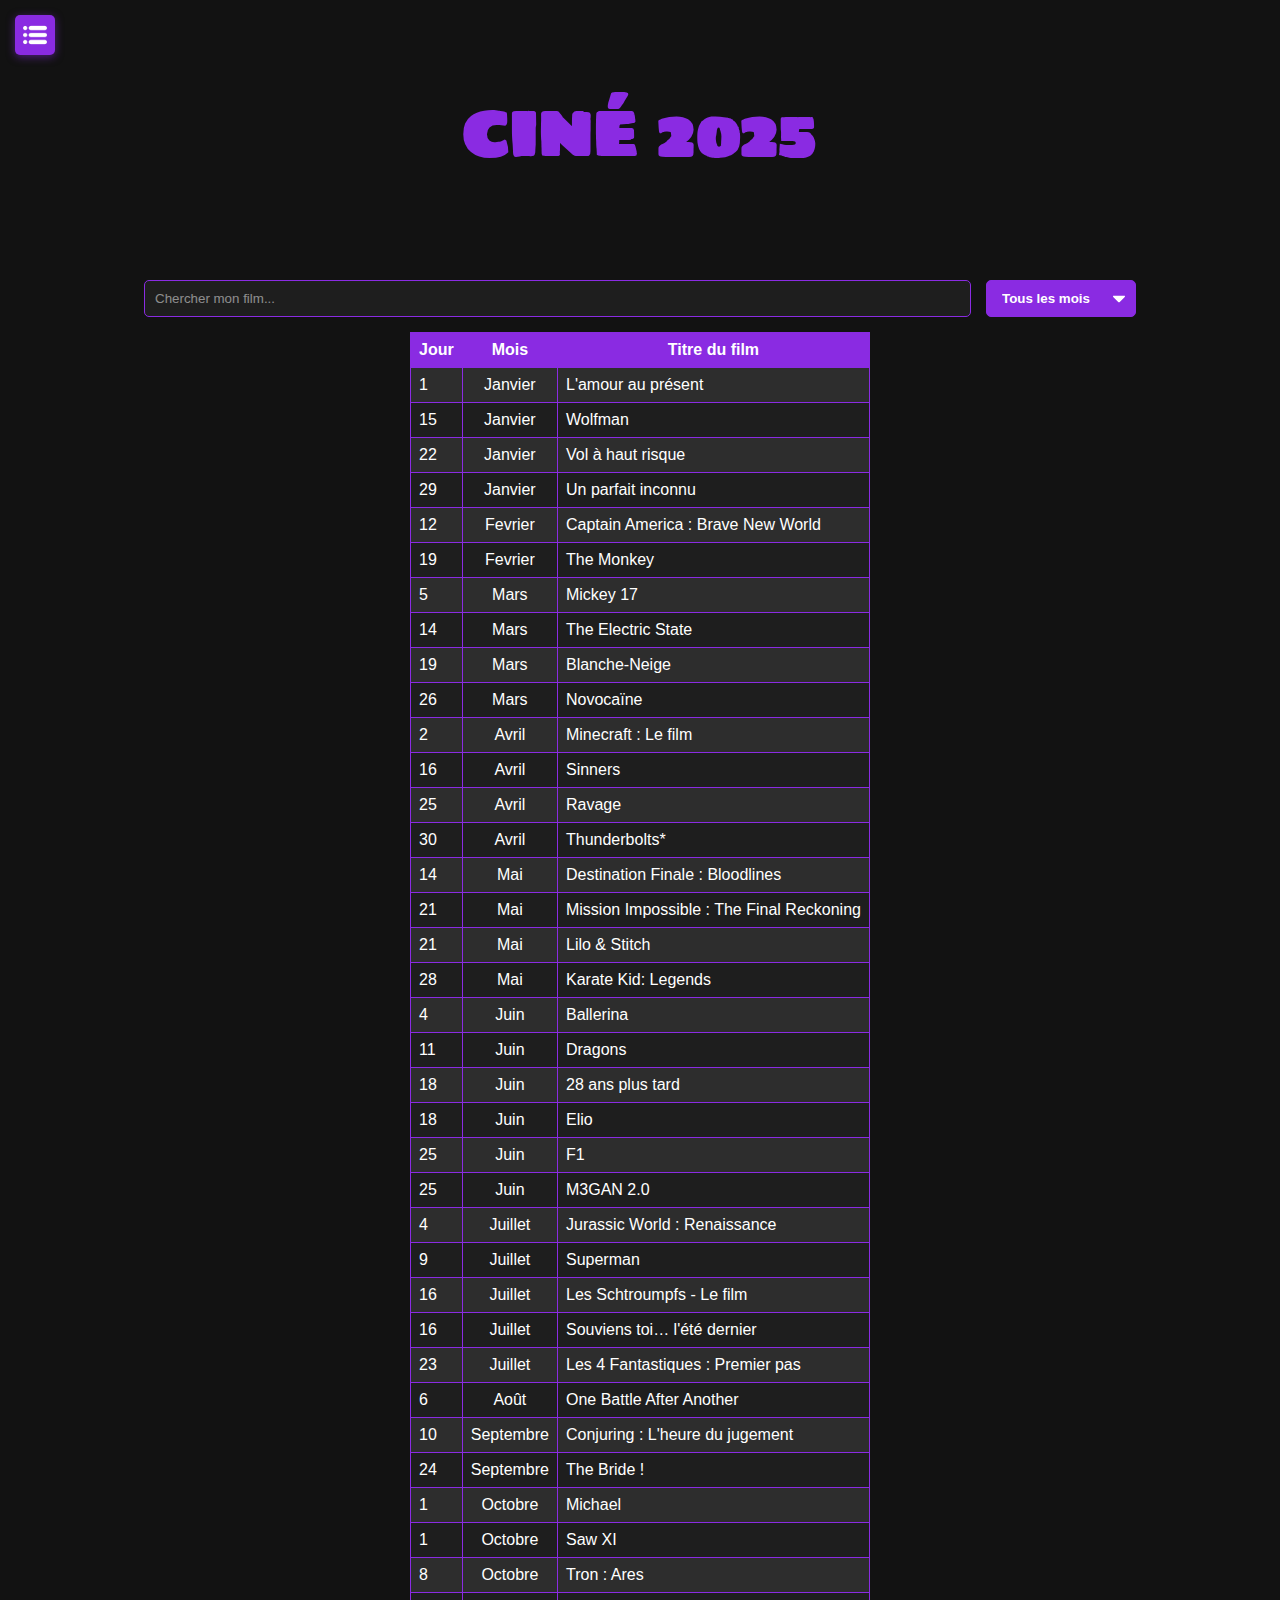
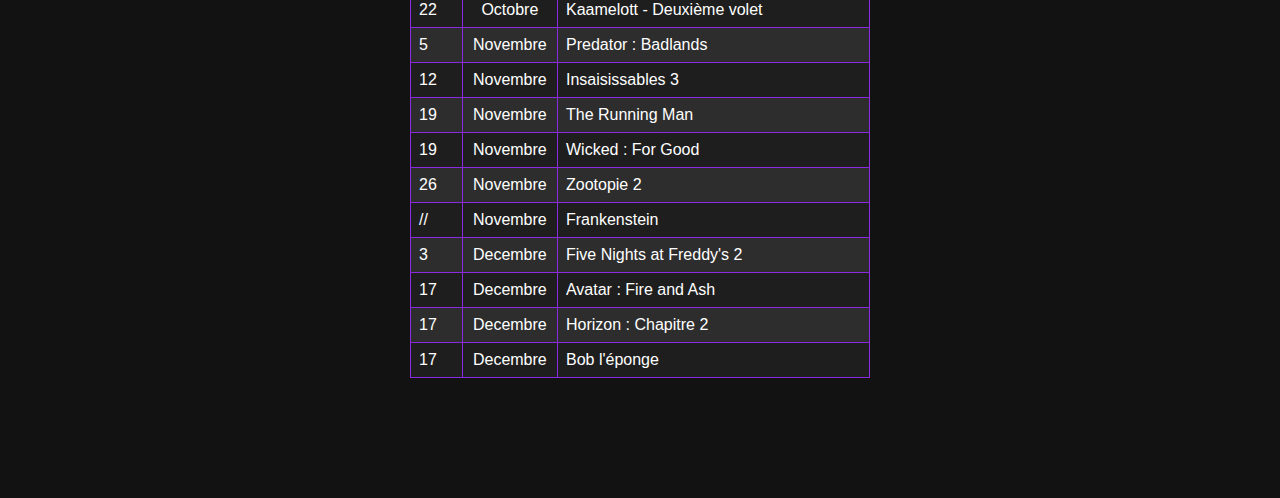
<file: index.html>
<!DOCTYPE html>
<html lang="fr">
    <head>
        <meta charset="utf-8">
        <title>Accueil</title>
        <link rel="stylesheet" href="./index.css">
        <script src="Accueil.js"></script>
        <script src="database.js"></script>
        <script src="pop-up.js"></script>
        <link rel="preconnect" href="https://fonts.googleapis.com">
        <link rel="preconnect" href="https://fonts.gstatic.com" crossorigin>
        <link href="https://fonts.googleapis.com/css2?family=Sigmar&display=swap" rel="stylesheet">
        <link href="https://fonts.googleapis.com/css2?family=Dancing+Script:wght@400..700&family=Sigmar&display=swap" rel="stylesheet">
        <meta name="viewport" content="width=device-width, initial-scale=1.0">
        <style>
            /* Styles intégrés pour la pop-up */
            .popup-overlay {
                position: fixed;
                top: 0;
                left: 0;
                right: 0;
                bottom: 0;
                background-color: rgba(0, 0, 0, 0.8);
                display: flex;
                justify-content: center;
                align-items: center;
                z-index: 1000;
                opacity: 0;
                transition: opacity 0.3s ease;
            }

            .popup-overlay.active {
                opacity: 1;
            }

            .popup-container {
                background-color: #1E1E1E;
                border-radius: 10px;
                width: 90%;
                max-width: 900px;
                max-height: 90vh;
                box-shadow: 0 5px 30px rgba(138, 43, 226, 0.5);
                position: relative;
                overflow: hidden;
                transform: scale(0.9);
                opacity: 0;
                transition: transform 0.3s ease, opacity 0.3s ease;
            }

            .popup-container.active {
                transform: scale(1);
                opacity: 1;
            }

            .popup-close {
                position: absolute;
                top: 15px;
                right: 20px;
                font-size: 30px;
                color: white;
                cursor: pointer;
                z-index: 10;
                width: 30px;
                height: 30px;
                display: flex;
                align-items: center;
                justify-content: center;
                background-color: rgba(138, 43, 226, 0.7);
                border-radius: 50%;
                transition: all 0.2s ease;
            }

            .popup-close:hover {
                background-color: #8a2be2;
                transform: scale(1.1);
            }

            .popup-content {
                display: flex;
                padding: 30px;
                max-height: 90vh;
                overflow-y: auto;
            }

            @media (max-width: 768px) {
                .popup-content {
                    flex-direction: column;
                }
            }

            .popup-info {
                flex: 1;
                padding-right: 20px;
            }

            .popup-info h2 {
                font-family: 'Sigmar', cursive;
                color: #8a2be2;
                font-size: 1.8rem;
                margin-top: 0;
                margin-bottom: 20px;
                border-bottom: 2px solid #8a2be2;
                padding-bottom: 10px;
            }

            .popup-info p {
                margin-bottom: 15px;
                line-height: 1.5;
            }

            .popup-info strong {
                color: #8a2be2;
                font-weight: bold;
            }

            .popup-image {
                width: 300px;
                display: flex;
                align-items: flex-start;
                justify-content: center;
            }

            .popup-image img {
                width: 100%;
                height: auto;
                border-radius: 8px;
                box-shadow: 0 5px 15px rgba(0, 0, 0, 0.3);
                transition: transform 0.3s ease;
            }

            .popup-image img:hover {
                transform: scale(1.02);
            }

            /* Styles pour le bouton de bande annonce */
            .trailer-button-container {
                margin-top: 20px;
            }

            .trailer-button {
                display: inline-block;
                background-color: #8a2be2;
                color: white;
                padding: 10px 20px;
                border-radius: 5px;
                text-decoration: none;
                font-weight: bold;
                transition: all 0.3s ease;
                border: 2px solid #8a2be2;
            }

            .trailer-button:hover {
                background-color: transparent;
                color: #8a2be2;
                box-shadow: 0 5px 15px rgba(138, 43, 226, 0.4);
                transform: translateY(-2px);
            }

            .trailer-button:active {
                transform: translateY(0);
            }

            /* Rendre les lignes du tableau cliquables */
            #table tr:not(:first-child) {
                cursor: pointer;
                transition: background-color 0.2s ease;
            }

            #table tr:not(:first-child):hover {
                background-color: rgba(138, 43, 226, 0.2) !important;
            }

            /* Style pour la version mobile */
            @media (max-width: 768px) {
                .popup-content {
                    padding: 20px;
                }
                
                .popup-info {
                    padding-right: 0;
                    padding-bottom: 20px;
                }
                
                .popup-image {
                    width: 100%;
                    max-width: 300px;
                    margin: 0 auto;
                }
            }
        </style>
    </head>

    <body>
        <div id="menuToggleButton">
            <img src="menu-icon.png" alt="Menu">
        </div>

        <div class="menu-overlay"></div>
        
        <nav class="menu">
            <ul class="menuNavigation">
                <li style="--item-index: 0"><a href="./index.html">Accueil</a></li>
                <li style="--item-index: 1"><a href="./Ajout/ajout.html">Ajout</a></li>
                <li style="--item-index: 2"><a href="./Liens/liens.html">Liens</a></li>
            </ul>
        </nav>

        <main>
            <section class="section-accueil">
                <div class="titre-section">
                    <h1>Ciné 2025</h1>
                </div>
            </section>

            <div class="search-controls">
                <input placeholder="Chercher mon film..." id="search" type="search"/>
                
                <div class="month-filter">
                    <select id="monthSelector">
                        <option value="all">Tous les mois</option>
                        <option value="Janvier">Janvier</option>
                        <option value="Fevrier">Février</option>
                        <option value="Mars">Mars</option>
                        <option value="Avril">Avril</option>
                        <option value="Mai">Mai</option>
                        <option value="Juin">Juin</option>
                        <option value="Juillet">Juillet</option>
                        <option value="Août">Août</option>
                        <option value="Septembre">Septembre</option>
                        <option value="Octobre">Octobre</option>
                        <option value="Novembre">Novembre</option>
                        <option value="Decembre">Décembre</option>
                    </select>
                </div>
            </div>
            
            <div> 
                <table id="table"></table>
            </div>
        </main>

        <script>
            document.addEventListener('DOMContentLoaded', function() {
                // Menu toggle
                const menu = document.querySelector('.menu');
                const menuToggleButton = document.getElementById('menuToggleButton');
                const menuOverlay = document.querySelector('.menu-overlay');
                const menuLinks = document.querySelectorAll('.menuNavigation a');

                // Toggle du menu
                menuToggleButton.addEventListener('click', function() {
                    menu.classList.toggle('active');
                    menuOverlay.classList.toggle('active');
                });
                
                // Fermer le menu quand on clique sur un lien
                menuLinks.forEach(link => {
                    link.addEventListener('click', function() {
                        menu.classList.remove('active');
                        menuOverlay.classList.remove('active');
                    });
                });
                
                // Fermer le menu quand on clique sur l'overlay
                menuOverlay.addEventListener('click', function() {
                    menu.classList.remove('active');
                    menuOverlay.classList.remove('active');
                });
                
                // Gestion du filtre par mois
                document.getElementById('monthSelector').addEventListener('change', function() {
                    const selectedMonth = this.value;
                    let filteredData;
                    
                    if (selectedMonth === 'all') {
                        filteredData = data; // Tous les films
                    } else {
                        filteredData = data.filter(film => 
                            film.Mois.trim() === selectedMonth.trim()
                        );
                    }
                    
                    table.setDataTable(filteredData);
                    document.getElementById("table").innerHTML = table.consituteTable();
                    
                    // Réinitialiser les événements de clic après mise à jour du tableau
                    initializeTableRowClicks();
                });
            });
        </script>
    </body>
</html>
</file>
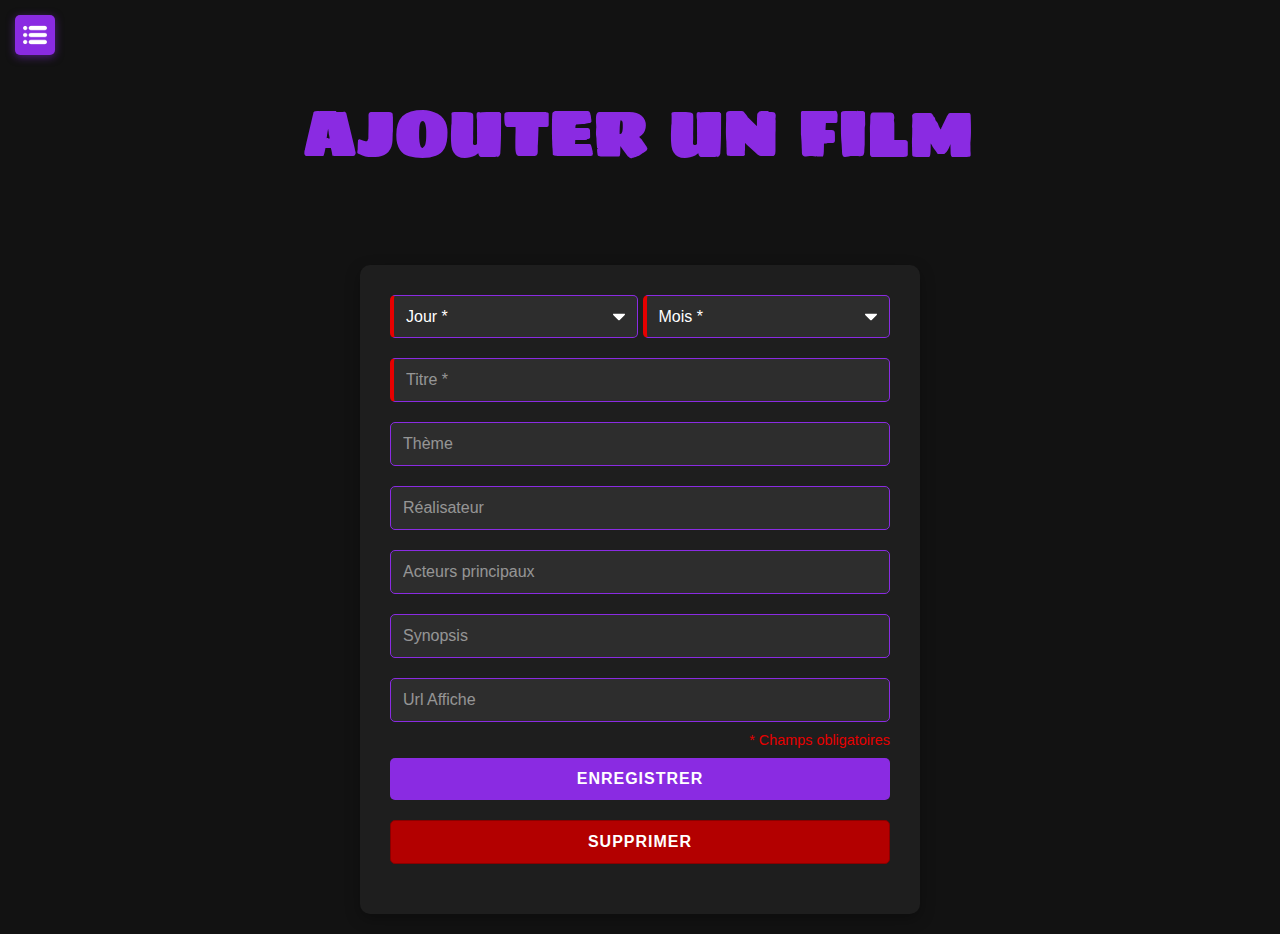
<file: Ajout/ajout.html>
<!DOCTYPE html>
<html lang="fr">
    <head>
        <meta charset="utf-8">
        <title>Ajout</title>
        <link rel="stylesheet" href="../index.css">
        <link rel="stylesheet" href="./ajout.css">
        <link rel="preconnect" href="https://fonts.googleapis.com">
        <link rel="preconnect" href="https://fonts.gstatic.com" crossorigin>
        <link href="https://fonts.googleapis.com/css2?family=Sigmar&display=swap" rel="stylesheet">
        <link href="https://fonts.googleapis.com/css2?family=Dancing+Script:wght@400..700&family=Sigmar&display=swap" rel="stylesheet">
        <meta name="viewport" content="width=device-width, initial-scale=1.0">
    </head>

    <body>
        <div id="menuToggleButton">
            <img src="../menu-icon.png" alt="Menu">
        </div>

        <div class="menu-overlay"></div>

        <nav class="menu">
            <ul class="menuNavigation">
                <li style="--item-index: 0"><a href="../index.html">Accueil</a></li>
                <li style="--item-index: 1"><a href="./ajout.html">Ajout</a></li>
                <li style="--item-index: 2"><a href="../Liens/liens.html">Liens</a></li>
            </ul>
        </nav>

        <main>
            <section class="section-accueil">
                <div class="titre-section">
                    <h1>Ajouter un film</h1>
                </div>
            </section>

            <form id="form" name="form" class="centered-form">
                <div class="centerElement date-container">
                    <select name="jour" id="jour" required>
                        <option value="" disabled selected>Jour *</option>
                        <script>
                            for (let i = 1; i <= 31; i++) {
                                document.write(`<option value="${i}">${i}</option>`);
                            }
                        </script>
                    </select>                
                    <select name="mois" id="mois" required>
                        <option value="" disabled selected>Mois *</option>
                        <option value="01">Janvier</option>
                        <option value="02">Février</option>
                        <option value="03">Mars</option>
                        <option value="04">Avril</option>
                        <option value="05">Mai</option>
                        <option value="06">Juin</option>
                        <option value="07">Juillet</option>
                        <option value="08">Août</option>
                        <option value="09">Septembre</option>
                        <option value="10">Octobre</option>
                        <option value="11">Novembre</option>
                        <option value="12">Décembre</option>
                    </select>
                </div>
                
                <div class="centerElement">
                    <input name="titre" placeholder="Titre *" id="titre" type="text" required/> 
                </div>

                <div class="centerElement">
                    <input name="theme" placeholder="Thème" id="theme" type="text"/> 
                </div>

                <div class="centerElement">
                    <input name="realisateur" placeholder="Réalisateur" id="realisateur" type="text"/> 
                </div>

                <div class="centerElement">
                    <input name="acteur" placeholder="Acteurs principaux" id="acteur" type="text"/> 
                </div>

                <div class="centerElement">
                    <input name="synopsis" placeholder="Synopsis" id="synopsis" type="text"/> 
                </div>

                <div class="centerElement">
                    <input name="urlaffiche" placeholder="Url Affiche" id="urlaffiche" type="text"/> 
                </div>

                <div class="centerElement note-champs">
                    <p>* Champs obligatoires</p>
                </div>
    
                <div class="centerElement">
                    <button type="submit" id="enregistrer"> Enregistrer </button>
                </div>
                
                <div class="centerElement">
                    <button type="button" id="supprimer" class="btn-delete"> Supprimer </button>
                </div>
            </form>
        </main>

        <!-- Pop-up de suppression -->
        <div id="deletePopup" class="delete-popup">
            <div class="delete-popup-content">
                <div class="delete-popup-header">
                    <h2>Supprimer des films</h2>
                    <span class="close-popup">&times;</span>
                </div>
                <div class="delete-popup-body">
                    <p class="no-films-message">Aucun film ajouté par l'utilisateur.</p>
                    <ul id="userFilmsList" class="user-films-list"></ul>
                </div>
            </div>
        </div>

        <script>
            document.addEventListener('DOMContentLoaded', function() {
                // Menu toggle
                const menu = document.querySelector('.menu');
                const menuToggleButton = document.getElementById('menuToggleButton');
                const menuOverlay = document.querySelector('.menu-overlay');
                const menuLinks = document.querySelectorAll('.menuNavigation a');

                // Toggle du menu
                menuToggleButton.addEventListener('click', function() {
                    menu.classList.toggle('active');
                    menuOverlay.classList.toggle('active');
                });
                
                // Fermer le menu quand on clique sur un lien
                menuLinks.forEach(link => {
                    link.addEventListener('click', function() {
                        menu.classList.remove('active');
                        menuOverlay.classList.remove('active');
                    });
                });
                
                // Fermer le menu quand on clique sur l'overlay
                menuOverlay.addEventListener('click', function() {
                    menu.classList.remove('active');
                    menuOverlay.classList.remove('active');
                });

                // Gestion du formulaire
                document.getElementById('form').addEventListener('submit', (event) => {
                    event.preventDefault();
                    formSend(event);
                });

                function formSend(eventData) {
                    let newFilm = {};
                    let isMissing = false;
                    
                    // Vérification des champs obligatoires
                    const jourValue = document.getElementById('jour').value;
                    const moisValue = document.getElementById('mois').value;
                    const titreValue = document.getElementById('titre').value;
                    
                    if (!jourValue || !moisValue || !titreValue) {
                        isMissing = true;
                        let message = "Veuillez remplir les champs obligatoires : ";
                        if (!jourValue) message += "Jour, ";
                        if (!moisValue) message += "Mois, ";
                        if (!titreValue) message += "Titre, ";
                        message = message.slice(0, -2); // Enlever la dernière virgule et l'espace
                        
                        alert(message);
                        return;
                    }

                    // Récupération de toutes les valeurs
                    for (let element of eventData.target.elements) {
                        if (element.name && element.type !== 'submit') {
                            newFilm[element.name] = element.value;
                        }
                    }

                    console.log(newFilm);

                    // Structurer les données pour correspondre au format attendu dans le tableau
                    const formattedFilm = {
                        "Jour": newFilm.jour,
                        "Mois": getMonthName(newFilm.mois), // Convertir le numéro de mois en nom
                        "Titre du film": newFilm.titre,
                        "theme": newFilm.theme || "Information non disponible",
                        "realisateur": newFilm.realisateur || "Information non disponible",
                        "acteurs": newFilm.acteur || "Information non disponible",
                        "synopsis": newFilm.synopsis || "Information non disponible",
                        "urlaffiche": newFilm.urlaffiche || "",
                        "bandeAnnonce": ""  // Champ supplémentaire vide par défaut
                    };

                    // Récupérer les films ajoutés par l'utilisateur ou créer un tableau vide
                    let userFilms = JSON.parse(localStorage.getItem("userFilms")) || [];
                    
                    // Ajouter le nouveau film
                    userFilms.push(formattedFilm);
                    
                    // Sauvegarder le tableau mis à jour
                    localStorage.setItem("userFilms", JSON.stringify(userFilms));
                    
                    alert("Film ajouté avec succès !");
                    
                    // Rediriger vers la page d'accueil
                    window.location.href = "../index.html";
                }

                // Fonction pour convertir le numéro de mois en nom
                function getMonthName(monthNumber) {
                    const months = {
                        "01": "Janvier",
                        "02": "Fevrier",
                        "03": "Mars",
                        "04": "Avril",
                        "05": "Mai",
                        "06": "Juin",
                        "07": "Juillet",
                        "08": "Août",
                        "09": "Septembre",
                        "10": "Octobre",
                        "11": "Novembre",
                        "12": "Decembre"
                    };
                    
                    return months[monthNumber] || "";
                }
                
                // Gestion du pop-up de suppression
                const deletePopup = document.getElementById('deletePopup');
                const closePopup = document.querySelector('.close-popup');
                const userFilmsList = document.getElementById('userFilmsList');
                
                // Ouvrir le pop-up de suppression
                document.getElementById('supprimer').addEventListener('click', function() {
                    showDeletePopup();
                });
                
                // Fermer le pop-up quand on clique sur le X
                closePopup.addEventListener('click', function() {
                    deletePopup.style.display = 'none';
                });
                
                // Fermer le pop-up quand on clique en dehors
                window.addEventListener('click', function(event) {
                    if (event.target === deletePopup) {
                        deletePopup.style.display = 'none';
                    }
                });
                
                // Fonction pour afficher le pop-up de suppression
                function showDeletePopup() {
                    // Récupérer les films ajoutés par l'utilisateur
                    const userFilms = JSON.parse(localStorage.getItem("userFilms")) || [];
                    
                    // Vider la liste
                    userFilmsList.innerHTML = '';
                    
                    // Cacher/montrer le message "aucun film" selon le cas
                    const noFilmsMessage = document.querySelector('.no-films-message');
                    if (userFilms.length === 0) {
                        noFilmsMessage.style.display = 'block';
                        userFilmsList.style.display = 'none';
                    } else {
                        noFilmsMessage.style.display = 'none';
                        userFilmsList.style.display = 'block';
                        
                        // Ajouter chaque film à la liste
                        userFilms.forEach((film, index) => {
                            const listItem = document.createElement('li');
                            listItem.className = 'film-item';
                            
                            const filmInfo = document.createElement('div');
                            filmInfo.className = 'film-info';
                            filmInfo.innerHTML = `
                                <span class="film-title">${film["Titre du film"]}</span>
                                <span class="film-date">${film.Jour} ${film.Mois}</span>
                            `;
                            
                            const deleteBtn = document.createElement('button');
                            deleteBtn.className = 'delete-film-btn';
                            deleteBtn.innerHTML = '<i class="trash-icon">🗑️</i>';
                            deleteBtn.title = 'Supprimer ce film';
                            
                            // Ajouter l'événement de suppression
                            deleteBtn.addEventListener('click', function() {
                                deleteUserFilm(index);
                            });
                            
                            listItem.appendChild(filmInfo);
                            listItem.appendChild(deleteBtn);
                            userFilmsList.appendChild(listItem);
                        });
                    }
                    
                    // Afficher le pop-up
                    deletePopup.style.display = 'block';
                }
                
                // Fonction pour supprimer un film
                function deleteUserFilm(index) {
                    if (confirm('Êtes-vous sûr de vouloir supprimer ce film ?')) {
                        // Récupérer les films
                        let userFilms = JSON.parse(localStorage.getItem("userFilms")) || [];
                        
                        // Supprimer le film
                        userFilms.splice(index, 1);
                        
                        // Sauvegarder le tableau mis à jour
                        localStorage.setItem("userFilms", JSON.stringify(userFilms));
                        
                        // Rafraîchir le pop-up
                        showDeletePopup();
                        
                        alert('Film supprimé avec succès !');
                    }
                }
            });
        </script>
    </body>
</html>
</file>
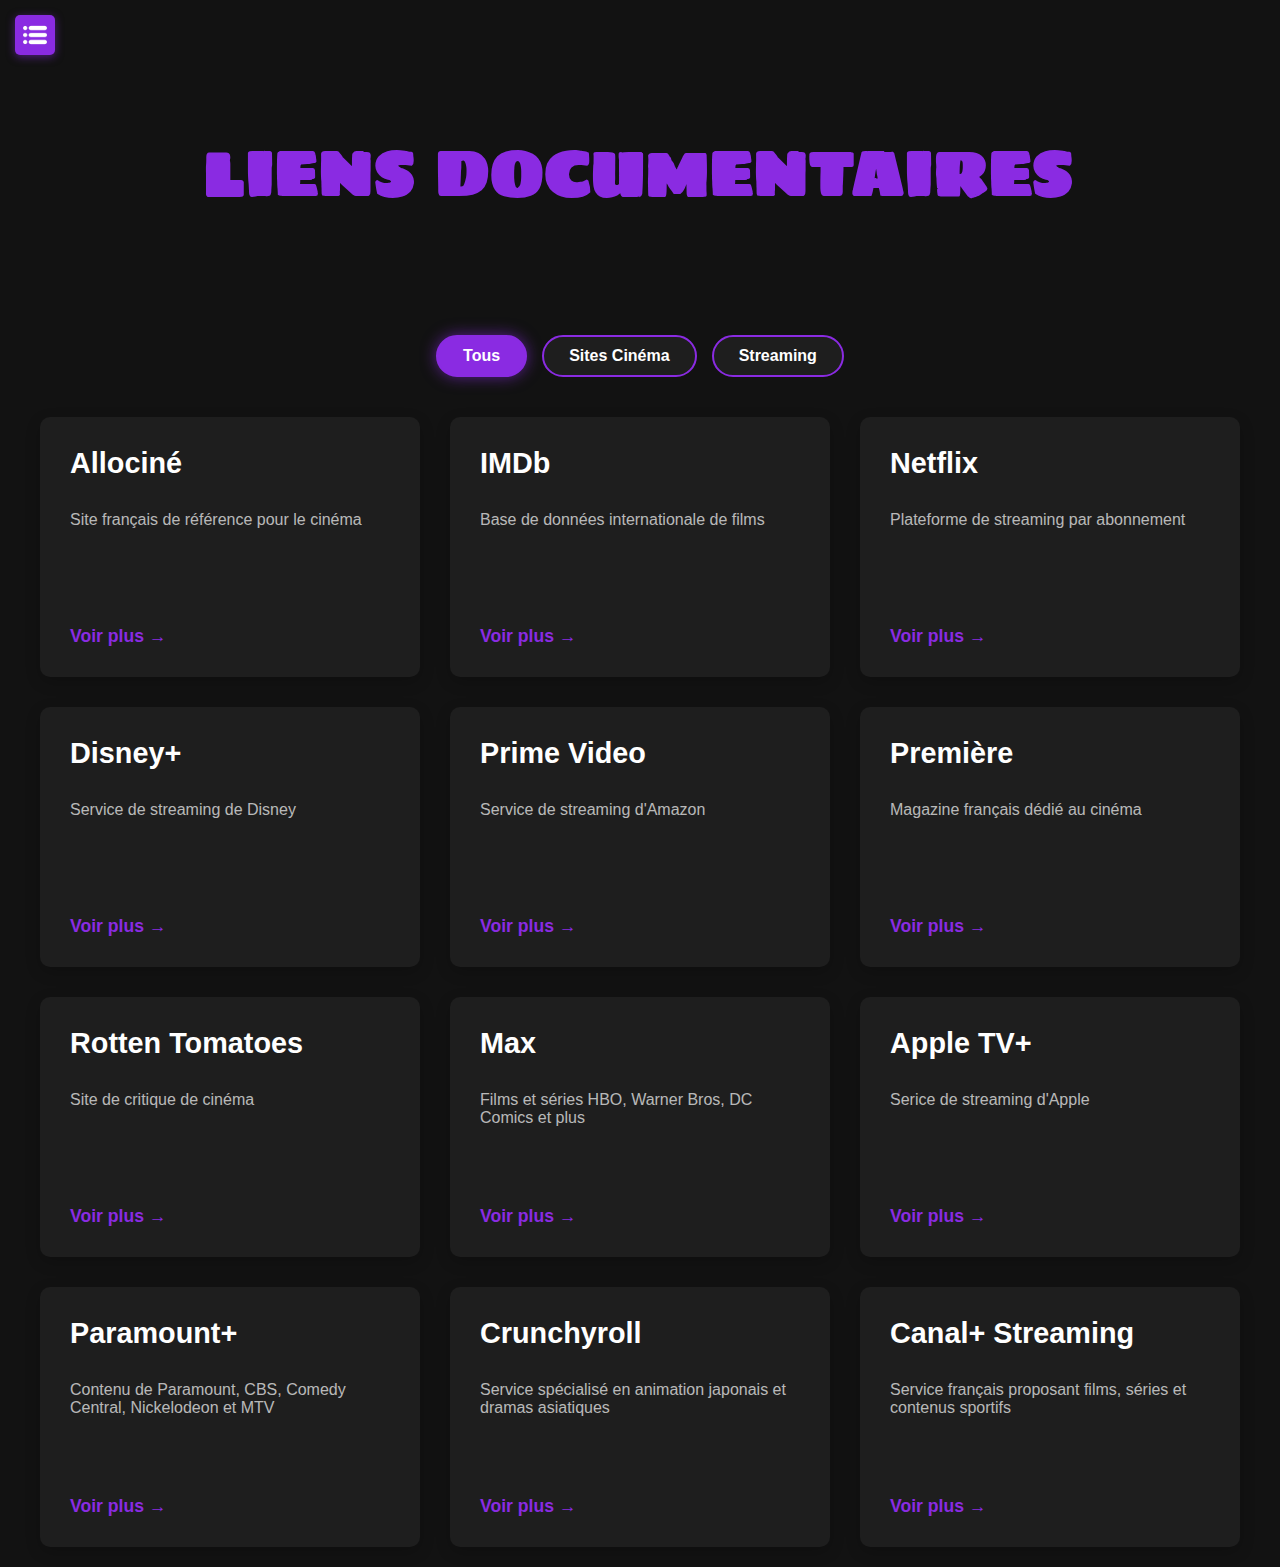
<file: Liens/liens.html>
<!DOCTYPE html>
<html lang="fr">
    <head>
        <meta charset="utf-8">
        <title>Liens</title>
        <link rel="stylesheet" href="../index.css">
        <link rel="stylesheet" href="./liens.css">
        <link rel="preconnect" href="https://fonts.googleapis.com">
        <link rel="preconnect" href="https://fonts.gstatic.com" crossorigin>
        <link href="https://fonts.googleapis.com/css2?family=Sigmar&display=swap" rel="stylesheet">
        <link href="https://fonts.googleapis.com/css2?family=Dancing+Script:wght@400..700&family=Sigmar&display=swap" rel="stylesheet">
        <meta name="viewport" content="width=device-width, initial-scale=1.0">
    </head>
    <body>
        <div id="menuToggleButton">
            <img src="../menu-icon.png" alt="Menu">
        </div>

        <div class="menu-overlay"></div>

        <nav class="menu">
            <ul class="menuNavigation">
                <li style="--item-index: 0"><a href="../index.html">Accueil</a></li>
                <li style="--item-index: 1"><a href="../Ajout/ajout.html">Ajout</a></li>
                <li style="--item-index: 2"><a href="./liens.html">Liens</a></li>
            </ul>
        </nav>

        <main>
            <section class="section-accueil">
                <div class="titre-section">
                    <h1>Liens Documentaires</h1>
                </div>
            </section>

            <!-- Filtres -->
            <div class="filtres-container">
                <button class="filtre-btn active" data-filtre="tous">Tous</button>
                <button class="filtre-btn" data-filtre="sites">Sites Cinéma</button>
                <button class="filtre-btn" data-filtre="streaming">Streaming</button>
            </div>
            
            <!-- Grille de blocs -->
            <div class="links-grid">
                <!-- Bloc 1 -->
                <div class="link-block" data-type="sites">
                    <h3>Allociné</h3>
                    <p>Site français de référence pour le cinéma</p>
                    <a href="https://www.allocine.fr/" class="voir-plus" target="_blank">Voir plus →</a>
                </div>
                
                <!-- Bloc 2 -->
                <div class="link-block" data-type="sites">
                    <h3>IMDb</h3>
                    <p>Base de données internationale de films</p>
                    <a href="https://www.imdb.com/" class="voir-plus" target="_blank">Voir plus →</a>
                </div>
                
                <!-- Bloc 3 -->
                <div class="link-block" data-type="streaming">
                    <h3>Netflix</h3>
                    <p>Plateforme de streaming par abonnement</p>
                    <a href="https://www.netflix.com/" class="voir-plus" target="_blank">Voir plus →</a>
                </div>
                
                <!-- Bloc 4 -->
                <div class="link-block" data-type="streaming">
                    <h3>Disney+</h3>
                    <p>Service de streaming de Disney</p>
                    <a href="https://www.disneyplus.com/" class="voir-plus" target="_blank">Voir plus →</a>
                </div>
                
                <!-- Bloc 5 -->
                <div class="link-block" data-type="streaming">
                    <h3>Prime Video</h3>
                    <p>Service de streaming d'Amazon</p>
                    <a href="https://www.primevideo.com/" class="voir-plus" target="_blank">Voir plus →</a>
                </div>
                
                <!-- Bloc 6 -->
                <div class="link-block" data-type="sites">
                    <h3>Première</h3>
                    <p>Magazine français dédié au cinéma</p>
                    <a href="https://www.premiere.fr/" class="voir-plus" target="_blank">Voir plus →</a>
                </div>

                <!-- Bloc 7 -->
                <div class="link-block" data-type="sites">
                    <h3>Rotten Tomatoes</h3>
                    <p>Site de critique de cinéma</p>
                    <a href="https://www.rottentomatoes.com/" class="voir-plus" target="_blank">Voir plus →</a>
                </div>

                <!-- Bloc 8 -->
                <div class="link-block" data-type="streaming">
                    <h3>Max</h3>
                    <p>Films et séries HBO, Warner Bros, DC Comics et plus</p>
                    <a href="https://www.hbomax.com/" class="voir-plus" target="_blank">Voir plus →</a>
                </div>

                <!-- Bloc 9 -->
                <div class="link-block" data-type="streaming">
                    <h3>Apple TV+</h3>
                    <p>Serice de streaming d'Apple</p>
                    <a href="https://www.apple.com/apple-tv-plus/" class="voir-plus" target="_blank">Voir plus →</a>
                </div>

                <!-- Bloc 10 -->
                <div class="link-block" data-type="streaming">
                    <h3>Paramount+</h3>
                    <p>Contenu de Paramount, CBS, Comedy Central, Nickelodeon et MTV</p>
                    <a href="https://www.paramountplus.com/" class="voir-plus" target="_blank">Voir plus →</a>
                </div>

                <!-- Bloc 11 -->
                <div class="link-block" data-type="streaming">
                    <h3>Crunchyroll</h3>
                    <p>Service spécialisé en animation japonais et dramas asiatiques</p>
                    <a href="https://www.crunchyroll.com/" class="voir-plus" target="_blank">Voir plus →</a>
                </div>

                <!-- Bloc 12 -->
                <div class="link-block" data-type="streaming">
                    <h3>Canal+ Streaming</h3>
                    <p>Service français proposant films, séries et contenus sportifs</p>
                    <a href="https://www.canalplus.com/" class="voir-plus" target="_blank">Voir plus →</a>
                </div>
            </div>
        </main>

        <script>
            document.addEventListener('DOMContentLoaded', function() {
                // Menu toggle
                const menu = document.querySelector('.menu');
                const menuToggleButton = document.getElementById('menuToggleButton');
                const menuOverlay = document.querySelector('.menu-overlay');
                const menuLinks = document.querySelectorAll('.menuNavigation a');

                // Toggle du menu
                menuToggleButton.addEventListener('click', function() {
                    menu.classList.toggle('active');
                    menuOverlay.classList.toggle('active');
                });
                
                // Fermer le menu quand on clique sur un lien
                menuLinks.forEach(link => {
                    link.addEventListener('click', function() {
                        menu.classList.remove('active');
                        menuOverlay.classList.remove('active');
                    });
                });
                
                // Fermer le menu quand on clique sur l'overlay
                menuOverlay.addEventListener('click', function() {
                    menu.classList.remove('active');
                    menuOverlay.classList.remove('active');
                });
                
                // Gestion des filtres
                const filtresBtns = document.querySelectorAll('.filtre-btn');
                const linkBlocks = document.querySelectorAll('.link-block');
                
                filtresBtns.forEach(btn => {
                    btn.addEventListener('click', function() {
                        // Retirer la classe active de tous les boutons
                        filtresBtns.forEach(btn => btn.classList.remove('active'));
                        
                        // Ajouter la classe active au bouton cliqué
                        this.classList.add('active');
                        
                        // Filtrer les blocs
                        const filtre = this.dataset.filtre;
                        
                        // Afficher/masquer les blocs selon le filtre
                        linkBlocks.forEach(block => {
                            if (filtre === 'tous') {
                                block.style.display = 'block';
                            } else {
                                if (block.dataset.type === filtre) {
                                    block.style.display = 'block';
                                } else {
                                    block.style.display = 'none';
                                }
                            }
                        });
                    });
                });
            });
        </script>
    </body>
</html>
</file>
<file: index.css>
/* Styles généraux */
body {
  font-family: sans-serif;
  margin: 0;
  background-color: #121212;
  color: white;
}

/* Styles du bouton de menu */
#menuToggleButton {
  position: fixed;
  top: 15px;
  left: 15px;
  width: 40px;
  height: 40px;
  background-color: #8a2be2; /* couleur bouton de menu */
  border-radius: 5px;
  cursor: pointer;
  z-index: 1000;
  display: flex;
  justify-content: center;
  align-items: center;
  box-shadow: 0 2px 8px rgba(138, 43, 226, 0.5);
}

#menuToggleButton img {
  width: 24px;
  height: 24px;
}

/* Styles de la nouvelle barre de navigation déroulante */
.menu {
  position: fixed;
  top: 65px; /* Position sous le toggle button */
  left: 15px;
  width: auto;
  z-index: 900;
  overflow: hidden;
}

.menuNavigation {
  list-style: none;
  padding: 0;
  margin: 0;
  display: flex;
  flex-direction: column;
  gap: 10px; /* Espace entre les boutons */
  transform: translateY(-200%); /* Commence hors de l'écran */
  transition: transform 0.4s ease;
}

.menuNavigation li {
  margin: 0;
  opacity: 0;
  transform: translateX(-20px);
  transition: opacity 0.3s ease, transform 0.3s ease;
  transition-delay: calc(0.05s * var(--item-index, 0));
}

.menuNavigation a {
  display: block;
  padding: 10px 15px;
  background-color: #8a2be2; /* Boutons violets */
  border-radius: 5px;
  text-decoration: none;
  color: white;
  min-width: 120px;
  text-align: center;
  box-shadow: 0 2px 8px rgba(0, 0, 0, 0.3);
  transition: all 0.3s ease;
}

.menuNavigation a:hover {
  background-color: #9d4ced;
  transform: translateY(-2px);
  box-shadow: 0 4px 12px rgba(138, 43, 226, 0.6);
}

/* État ouvert du menu */
.menu.active .menuNavigation {
  transform: translateY(0);
}

.menu.active .menuNavigation li {
  opacity: 1;
  transform: translateX(0);
}

/* Styles du contenu principal */
main {
  padding: 20px;
  padding-top: 60px;
}

/* Styles pour la section principale */
.section-accueil {
  display: flex;
  flex-direction: column;
  align-items: center;
  padding: 20px 20px 40px 20px;
}

.section-accueil .titre-section h1 {
  font-family: 'Sigmar', cursive;
  font-size: 4rem;
  margin: 0;
  text-transform: uppercase;
  letter-spacing: 3px;
  font-weight: bold;
  color: #8a2be2;
  margin-bottom: 40px;
}

/* Styles de la barre de recherche et filtres */
.search-controls {
  display: flex;
  justify-content: space-between;
  align-items: center;
  width: 80%;
  margin: 15px auto;
  gap: 15px;
}

input[type="search"] {
  flex: 1;
  padding: 10px;
  border-radius: 5px;
  border: 1px solid #8a2be2;
  background-color: #1E1E1E;
  color: white;
}

input[type="search"]::placeholder {
  color: rgba(255, 255, 255, 0.5);
}

.month-filter select {
  padding: 10px 15px;
  border-radius: 5px;
  border: 1px solid #8a2be2;
  background-color: #8a2be2;
  color: white;
  font-weight: bold;
  cursor: pointer;
  min-width: 150px;
  appearance: none;
  -webkit-appearance: none;
  -moz-appearance: none;
  background-image: url("data:image/svg+xml;charset=US-ASCII,%3Csvg%20xmlns%3D%22http%3A%2F%2Fwww.w3.org%2F2000%2Fsvg%22%20width%3D%22292.4%22%20height%3D%22292.4%22%3E%3Cpath%20fill%3D%22%23FFFFFF%22%20d%3D%22M287%2069.4a17.6%2017.6%200%200%200-13-5.4H18.4c-5%200-9.3%201.8-12.9%205.4A17.6%2017.6%200%200%200%200%2082.2c0%205%201.8%209.3%205.4%2012.9l128%20127.9c3.6%203.6%207.8%205.4%2012.8%205.4s9.2-1.8%2012.8-5.4L287%2095c3.5-3.5%205.4-7.8%205.4-12.8%200-5-1.9-9.2-5.4-12.8z%22%2F%3E%3C%2Fsvg%3E");
  background-repeat: no-repeat;
  background-position: right 10px top 50%;
  background-size: 12px auto;
  padding-right: 30px;
  transition: all 0.3s ease;
}

.month-filter select:hover {
  background-color: #9d4ced;
  box-shadow: 0 4px 12px rgba(138, 43, 226, 0.4);
}

/* Styles du tableau */
table {
  width: auto;
  max-width: 80%;
  margin: 0 auto;
  border-collapse: collapse;
  margin-bottom: 100px;
  color: white;
  background-color: #1E1E1E;
}

td, th {
  border: 1px solid #8a2be2;
  padding: 8px;
}

th {
  background-color: #8a2be2;
  color: white;
}

tr:nth-child(even) {
  background-color: #2d2d2d;
}

td:nth-child(2) {
  text-align: center;
}

table td:nth-child(3) {
  max-width: 1000px;
  white-space: nowrap;
  overflow: hidden;
  text-overflow: ellipsis;
}

/* Overlay pour fermer le menu au clic */
.menu-overlay {
  position: fixed;
  top: 0;
  left: 0;
  right: 0;
  bottom: 0;
  background-color: rgba(0, 0, 0, 0.5);
  z-index: 800;
  display: none;
}

.menu-overlay.active {
  display: block;
}

/* Responsivité */
@media (max-width: 768px) {
  .section-accueil .titre-section h1 {
    font-size: 3rem;
  }
  
  .search-controls {
    flex-direction: column;
    width: 90%;
  }
  
  .month-filter select {
    width: 100%;
  }
}

/* Pour les très petits écrans */
@media (max-width: 480px) {
  .section-accueil .titre-section h1 {
    font-size: 2.5rem;
  }
  
  .menu {
    left: 10px;
  }
  
  .menuNavigation a {
    min-width: 100px;
  }
}

/* Styles pour le bouton de bande annonce */
.trailer-button-container {
  margin-top: 20px;
}

.trailer-button {
  display: inline-block;
  background-color: #8a2be2;
  color: white;
  padding: 10px 20px;
  border-radius: 5px;
  text-decoration: none;
  font-weight: bold;
  transition: all 0.3s ease;
  border: 2px solid #8a2be2;
}

.trailer-button:hover {
  background-color: transparent;
  color: #8a2be2;
  box-shadow: 0 5px 15px rgba(138, 43, 226, 0.4);
  transform: translateY(-2px);
}

.trailer-button:active {
  transform: translateY(0);
}
</file>
<file: Ajout/ajout.css>
.centered-form {
    display: flex;
    flex-direction: column;
    align-items: center;
    width: 100%;
    max-width: 500px;
    margin: 0 auto;
    background-color: #1E1E1E;
    padding: 30px;
    border-radius: 10px;
    box-shadow: 0 5px 15px rgba(0, 0, 0, 0.3);
}

.centerElement {
    width: 100%;
    margin-bottom: 20px;
}

input, select, button {
    width: 100%;
    padding: 12px;
    box-sizing: border-box;
    background-color: #2d2d2d;
    color: white;
    border: 1px solid #8a2be2;
    border-radius: 5px;
    font-size: 1rem;
}

/* Style pour les champs requis */
input:required, select:required {
    border-left: 4px solid #e60000;
}

input::placeholder {
    color: rgba(255, 255, 255, 0.5);
}

.date-container {
    display: flex;
    justify-content: space-between;
    gap: 5px; /* Réduit l'écart entre les sélecteurs */
}

.date-container select {
    width: 49.5%; /* Augmenté pour remplir l'espace disponible */
}

button {
    background-color: #8a2be2;
    color: white;
    border: none;
    cursor: pointer;
    transition: all 0.3s ease;
    font-weight: bold;
    letter-spacing: 1px;
    text-transform: uppercase;
}

button:hover {
    background-color: #9d4ced;
    transform: translateY(-2px);
    box-shadow: 0 5px 10px rgba(138, 43, 226, 0.4);
}

button:active {
    transform: translateY(0);
}

/* Style pour le bouton Supprimer */
.btn-delete {
    background-color: #b30000;
    border: 1px solid #8a0000;
}

.btn-delete:hover {
    background-color: #e60000;
    box-shadow: 0 5px 10px rgba(230, 0, 0, 0.4);
}

select {
    appearance: none;
    -webkit-appearance: none;
    -moz-appearance: none;
    background-image: url("data:image/svg+xml;charset=US-ASCII,%3Csvg%20xmlns%3D%22http%3A%2F%2Fwww.w3.org%2F2000%2Fsvg%22%20width%3D%22292.4%22%20height%3D%22292.4%22%3E%3Cpath%20fill%3D%22%23FFFFFF%22%20d%3D%22M287%2069.4a17.6%2017.6%200%200%200-13-5.4H18.4c-5%200-9.3%201.8-12.9%205.4A17.6%2017.6%200%200%200%200%2082.2c0%205%201.8%209.3%205.4%2012.9l128%20127.9c3.6%203.6%207.8%205.4%2012.8%205.4s9.2-1.8%2012.8-5.4L287%2095c3.5-3.5%205.4-7.8%205.4-12.8%200-5-1.9-9.2-5.4-12.8z%22%2F%3E%3C%2Fsvg%3E");
    background-repeat: no-repeat;
    background-position: right 12px top 50%;
    background-size: 12px auto;
    padding-right: 30px;
}

/* Style pour la note des champs obligatoires */
.note-champs {
    margin-top: -10px;
    margin-bottom: 10px;
}

.note-champs p {
    color: #e60000;
    font-size: 0.9rem;
    text-align: right;
    margin: 0;
}

/* Styles pour le popup de suppression */
.delete-popup {
    display: none;
    position: fixed;
    z-index: 1000;
    left: 0;
    top: 0;
    width: 100%;
    height: 100%;
    overflow: auto;
    background-color: rgba(0, 0, 0, 0.7);
}

.delete-popup-content {
    background-color: #1E1E1E;
    margin: 10% auto;
    padding: 20px;
    border-radius: 10px;
    box-shadow: 0 5px 15px rgba(0, 0, 0, 0.5);
    width: 80%;
    max-width: 600px;
    position: relative;
    animation: fadeIn 0.3s;
}

@keyframes fadeIn {
    from { opacity: 0; transform: translateY(-50px); }
    to { opacity: 1; transform: translateY(0); }
}

.delete-popup-header {
    display: flex;
    justify-content: space-between;
    align-items: center;
    border-bottom: 1px solid #8a2be2;
    padding-bottom: 10px;
    margin-bottom: 20px;
}

.delete-popup-header h2 {
    color: white;
    margin: 0;
    font-size: 1.5rem;
}

.close-popup {
    color: white;
    font-size: 28px;
    font-weight: bold;
    cursor: pointer;
}

.close-popup:hover {
    color: #e60000;
}

.delete-popup-body {
    padding: 10px 0;
}

.no-films-message {
    color: white;
    text-align: center;
    font-style: italic;
}

.user-films-list {
    list-style: none;
    padding: 0;
    margin: 0;
    max-height: 400px;
    overflow-y: auto;
}

.film-item {
    display: flex;
    justify-content: space-between;
    align-items: center;
    padding: 10px;
    margin-bottom: 8px;
    background-color: #2d2d2d;
    border-radius: 5px;
    transition: background-color 0.2s;
}

.film-item:hover {
    background-color: #3d3d3d;
}

.film-info {
    display: flex;
    flex-direction: column;
    flex: 1;
}

.film-title {
    font-weight: bold;
    color: white;
    margin-bottom: 5px;
}

.film-date {
    color: #cccccc;
    font-size: 0.9rem;
}

.delete-film-btn {
    background-color: transparent;
    border: none;
    width: auto;
    padding: 8px;
    border-radius: 50%;
    display: flex;
    align-items: center;
    justify-content: center;
    transition: background-color 0.2s;
}

.delete-film-btn:hover {
    background-color: rgba(230, 0, 0, 0.2);
    transform: none;
    box-shadow: none;
}

.trash-icon {
    font-size: 1.2rem;
}

/* Adaptations pour les écrans mobiles */
@media (max-width: 768px) {
    .centered-form {
        max-width: 90%;
        padding: 20px;
    }
    
    .date-container {
        flex-direction: column;
        gap: 15px;
    }
    
    .date-container select {
        width: 100%;
    }
    
    .delete-popup-content {
        width: 90%;
        margin: 15% auto;
    }
    
    .film-info {
        max-width: 75%;
    }
}
</file>
<file: Liens/liens.css>
/* Filtres */
.filtres-container {
    display: flex;
    justify-content: center;
    gap: 15px;
    margin: 30px auto 40px;
}

.filtre-btn {
    padding: 10px 25px;
    background-color: #1E1E1E;
    color: white;
    border: 2px solid #8a2be2;
    border-radius: 25px;
    cursor: pointer;
    transition: all 0.3s ease;
    font-weight: bold;
    font-size: 1rem;
    outline: none;
}

.filtre-btn:hover {
    box-shadow: 0 0 15px rgba(138, 43, 226, 0.6);
}

.filtre-btn.active {
    background-color: #8a2be2;
    box-shadow: 0 0 15px rgba(138, 43, 226, 0.6);
}

/* Grille de liens */
.links-grid {
    display: grid;
    grid-template-columns: repeat(auto-fill, minmax(300px, 1fr));
    gap: 30px;
    max-width: 1200px;
    margin: 0 auto;
    padding: 0 20px;
}

/* Blocs de liens */
.link-block {
    background-color: #1E1E1E;
    border-radius: 10px;
    padding: 30px;
    box-shadow: 0 5px 15px rgba(0, 0, 0, 0.2);
    transition: transform 0.3s ease, box-shadow 0.3s ease;
    display: flex;
    flex-direction: column;
    height: 200px;
    position: relative;
}

.link-block:hover {
    transform: translateY(-10px);
    box-shadow: 0 15px 30px rgba(138, 43, 226, 0.3);
}

.link-block h3 {
    font-size: 1.8rem;
    margin-top: 0;
    margin-bottom: 15px;
    color: white;
}

.link-block p {
    color: rgba(255, 255, 255, 0.7);
    flex-grow: 1;
    margin-bottom: 30px;
}

.link-block .voir-plus {
    color: #8a2be2;
    text-decoration: none;
    font-weight: bold;
    font-size: 1.1rem;
    position: absolute;
    bottom: 30px;
    left: 30px;
    transition: all 0.3s ease;
    display: inline-flex;
    align-items: center;
}

.link-block .voir-plus:hover {
    color: #a45dff;
    transform: translateX(5px);
}

/* Titre */
.section-accueil {
    text-align: center;
    padding-top: 60px;
}

.titre-section h1 {
    font-family: 'Sigmar', cursive;
    font-size: 3.5rem;
    color: #8a2be2;
    text-transform: uppercase;
    letter-spacing: 2px;
    margin-bottom: 20px;
}

/* Responsivité */
@media (max-width: 768px) {
    .links-grid {
        grid-template-columns: repeat(auto-fill, minmax(250px, 1fr));
        padding: 0 15px;
    }
    
    .filtres-container {
        flex-wrap: wrap;
    }
    
    .filtre-btn {
        padding: 8px 15px;
        font-size: 0.9rem;
    }
}

@media (max-width: 480px) {
    .links-grid {
        grid-template-columns: 1fr;
    }
    
    .filtre-btn {
        width: 100%;
        margin-bottom: 10px;
    }
    
    .filtres-container {
        flex-direction: column;
        gap: 10px;
    }
    
    .titre-section h1 {
        font-size: 2.5rem;
    }
}
</file>
